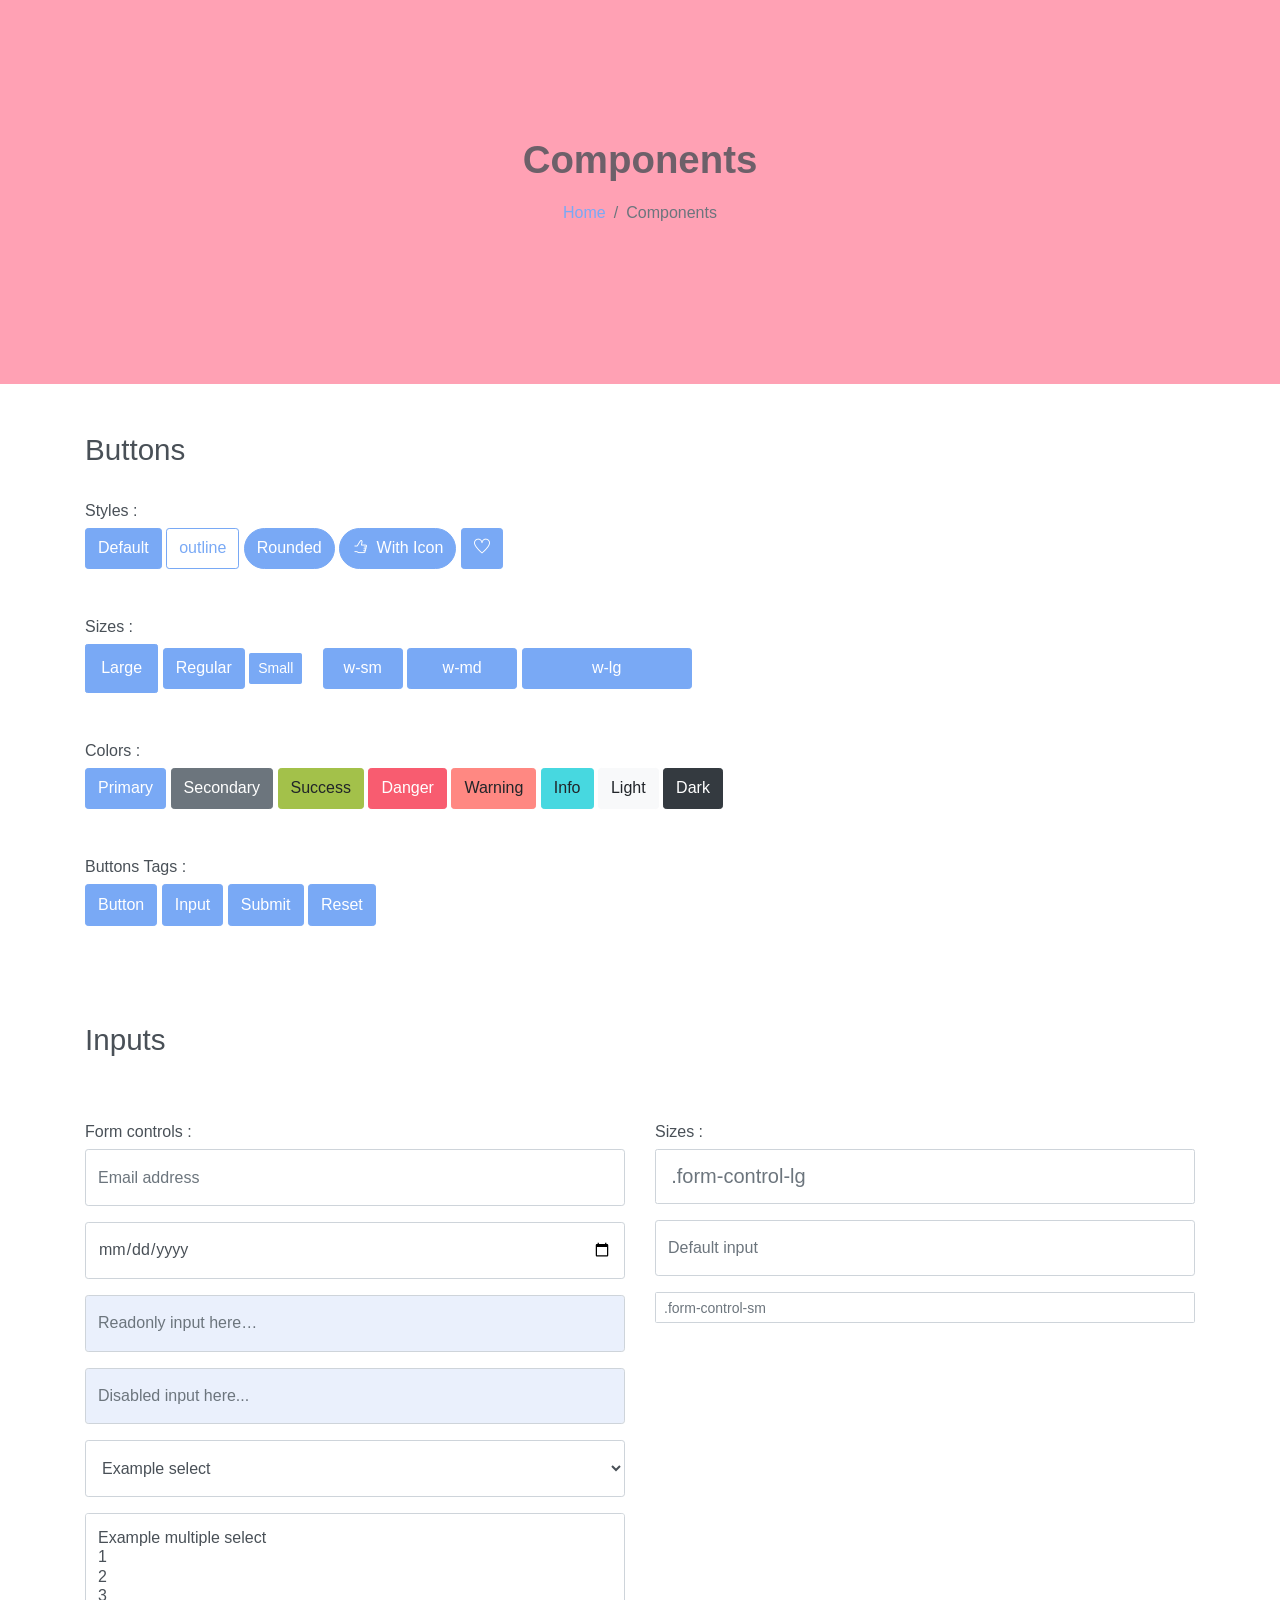
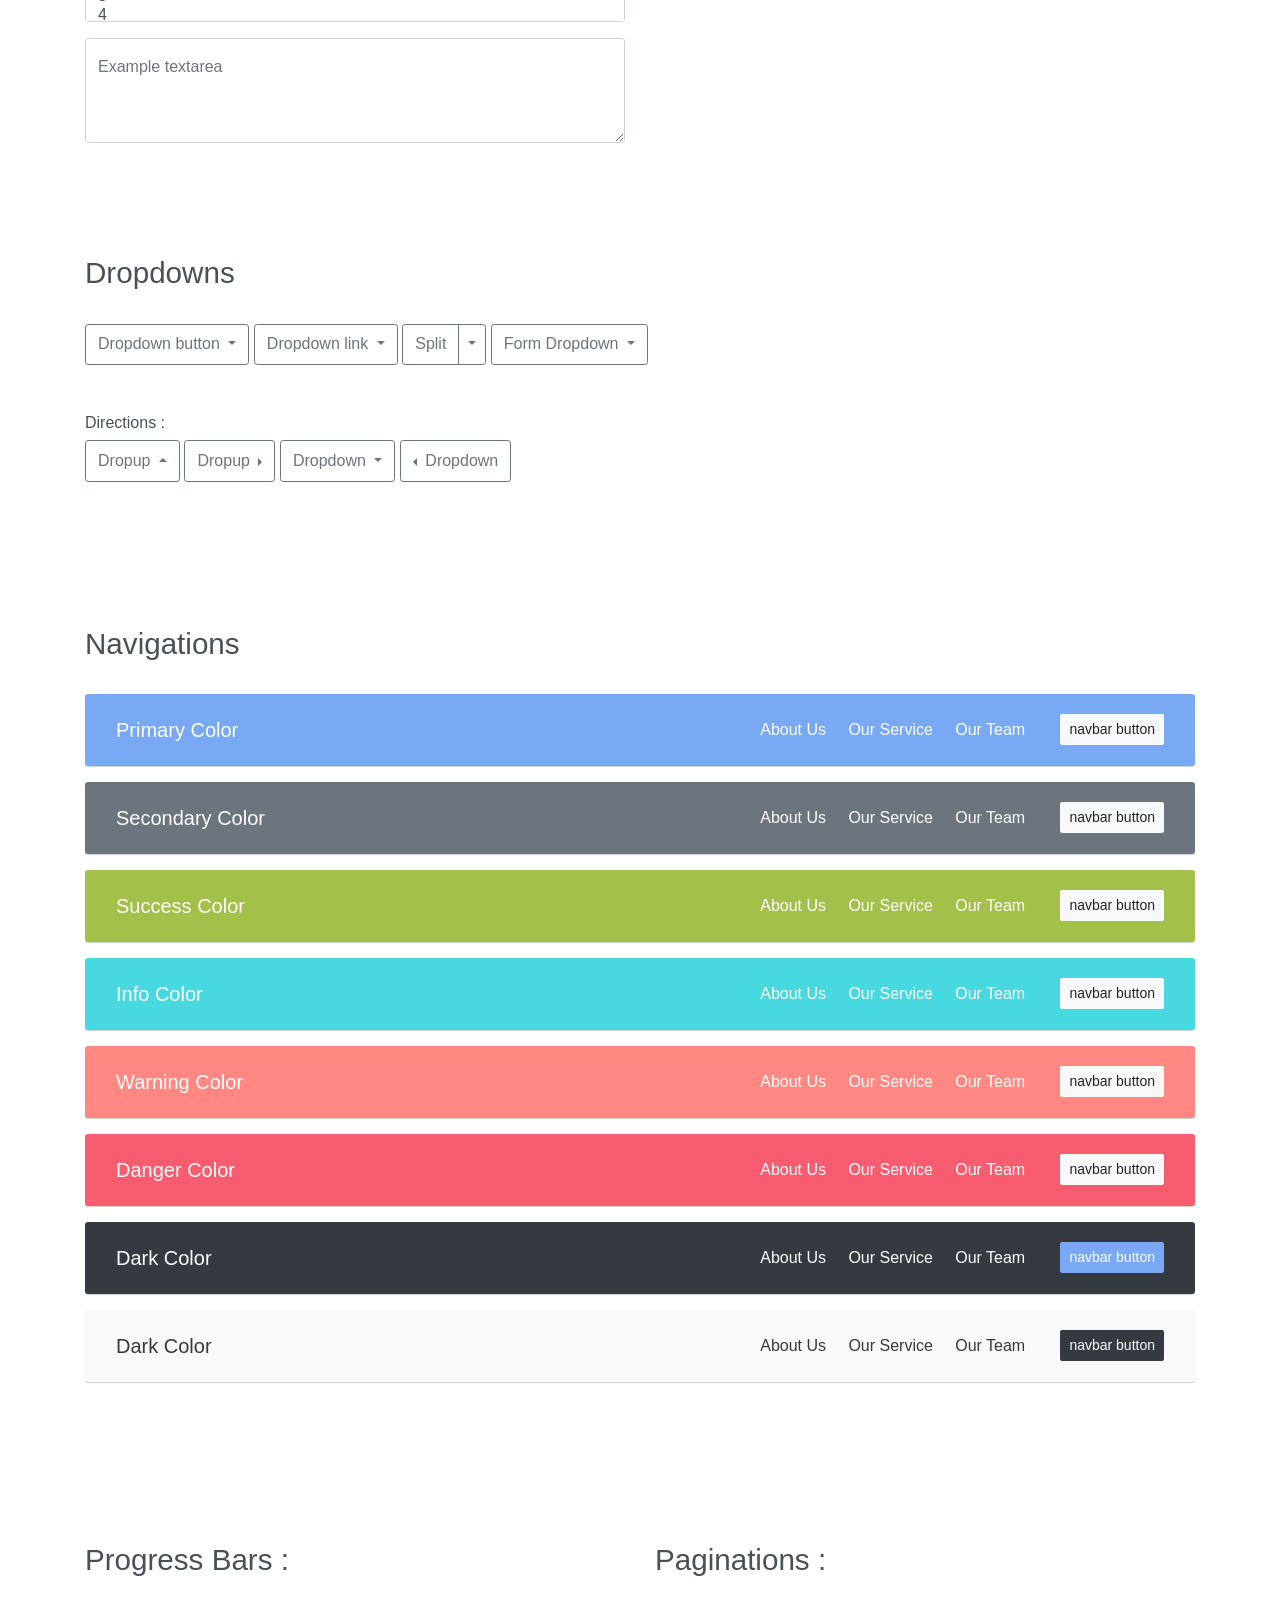
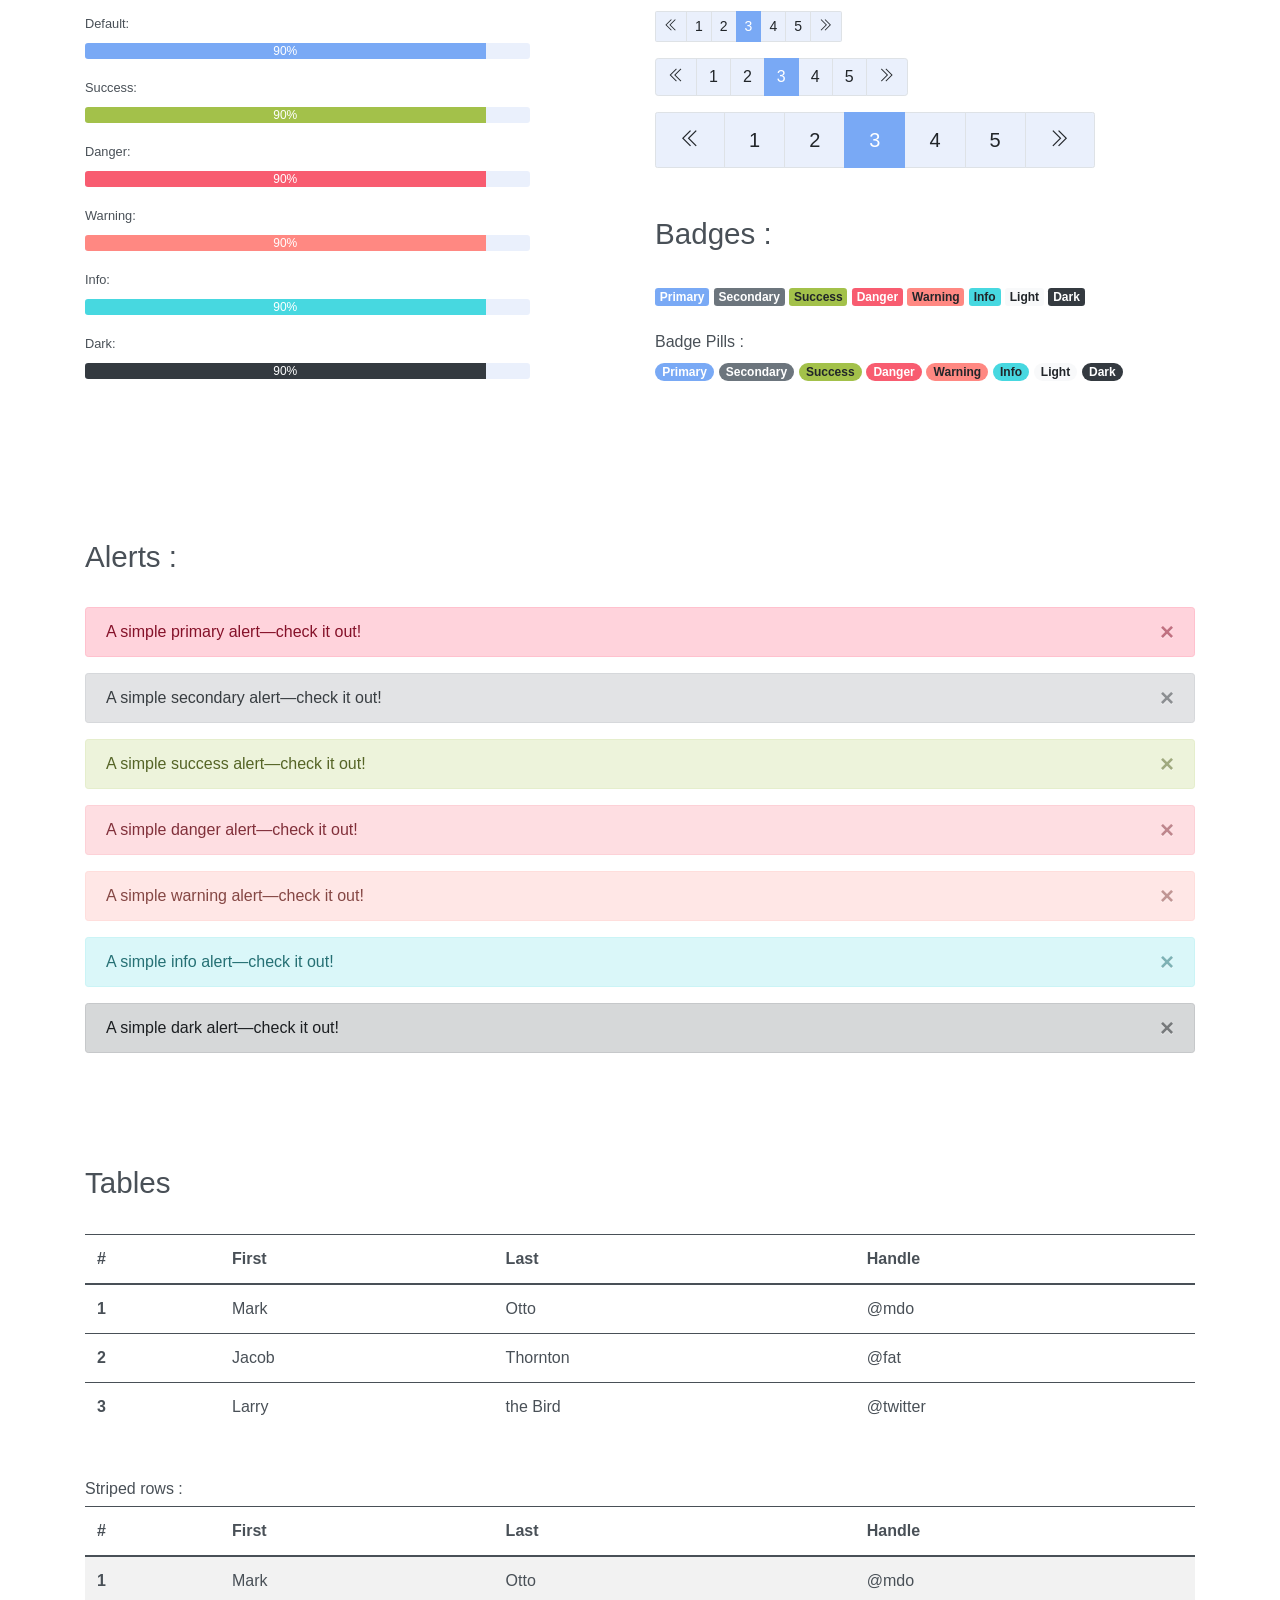
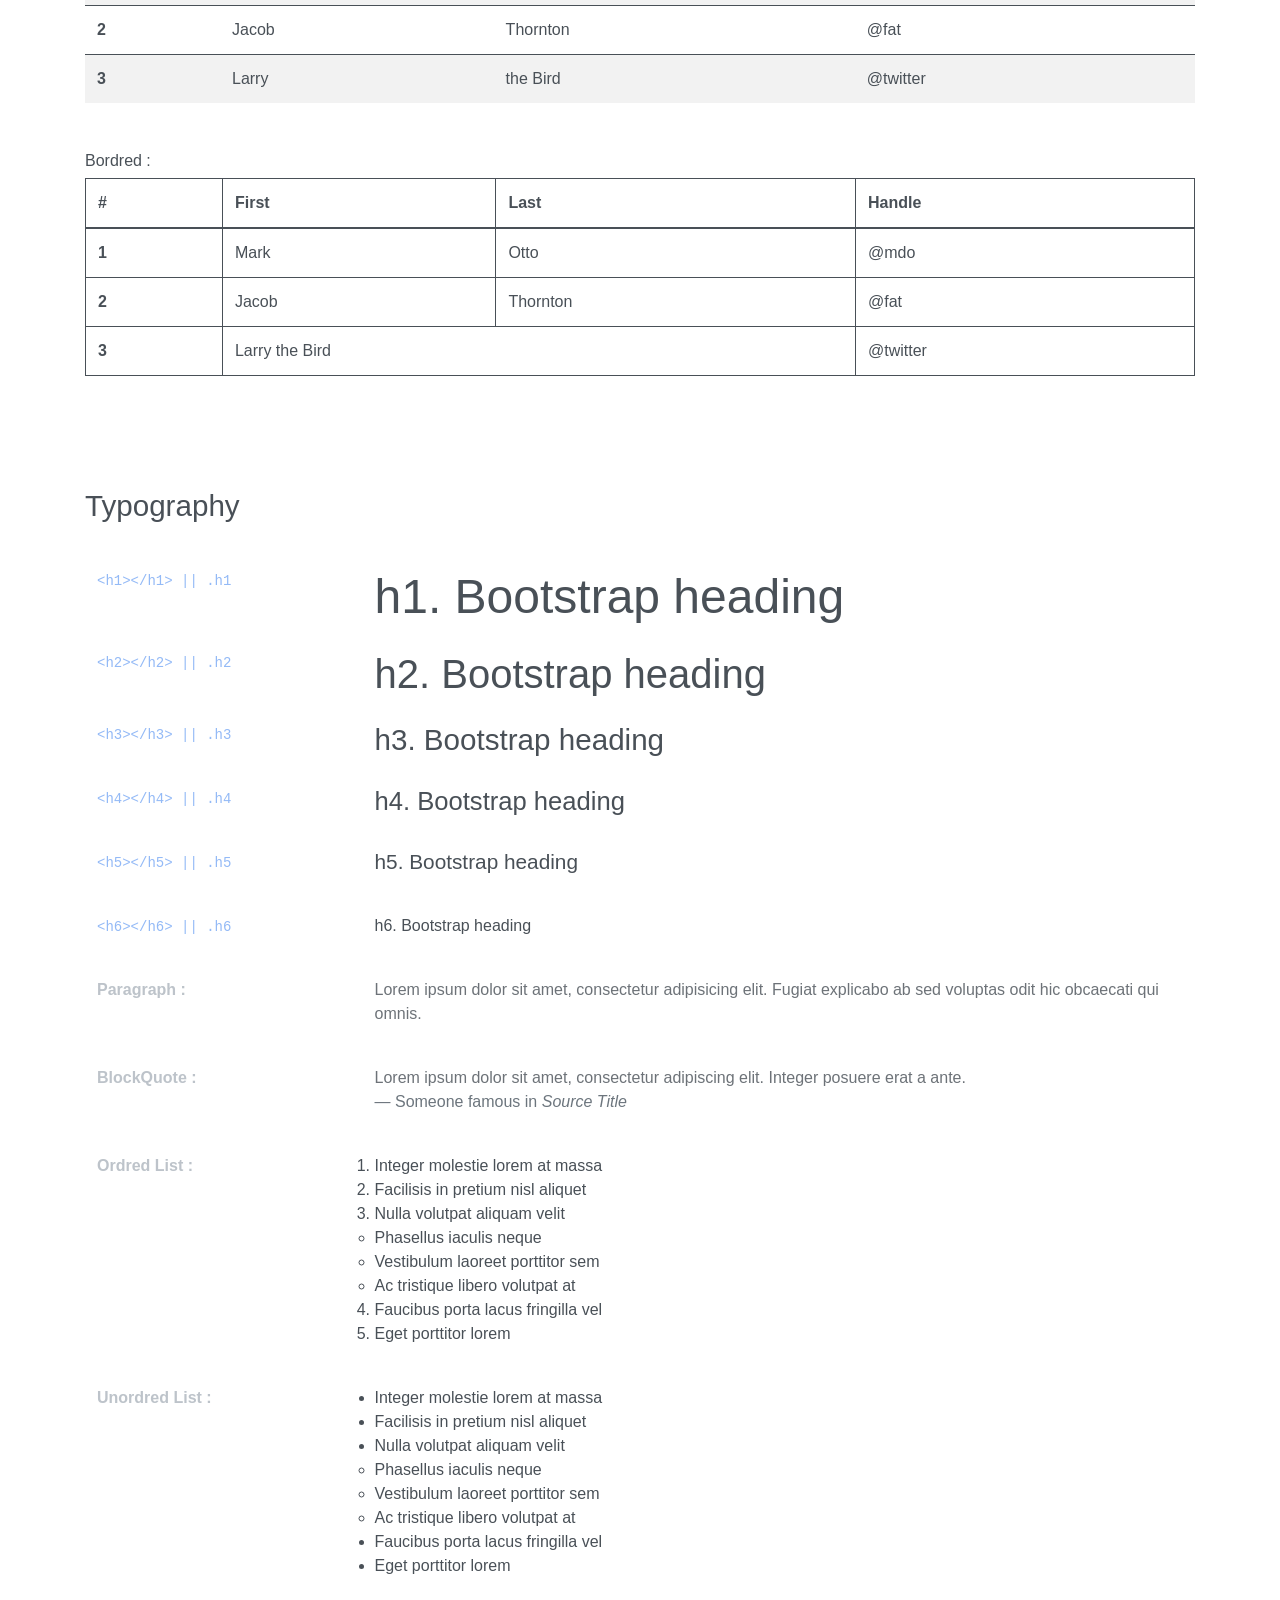
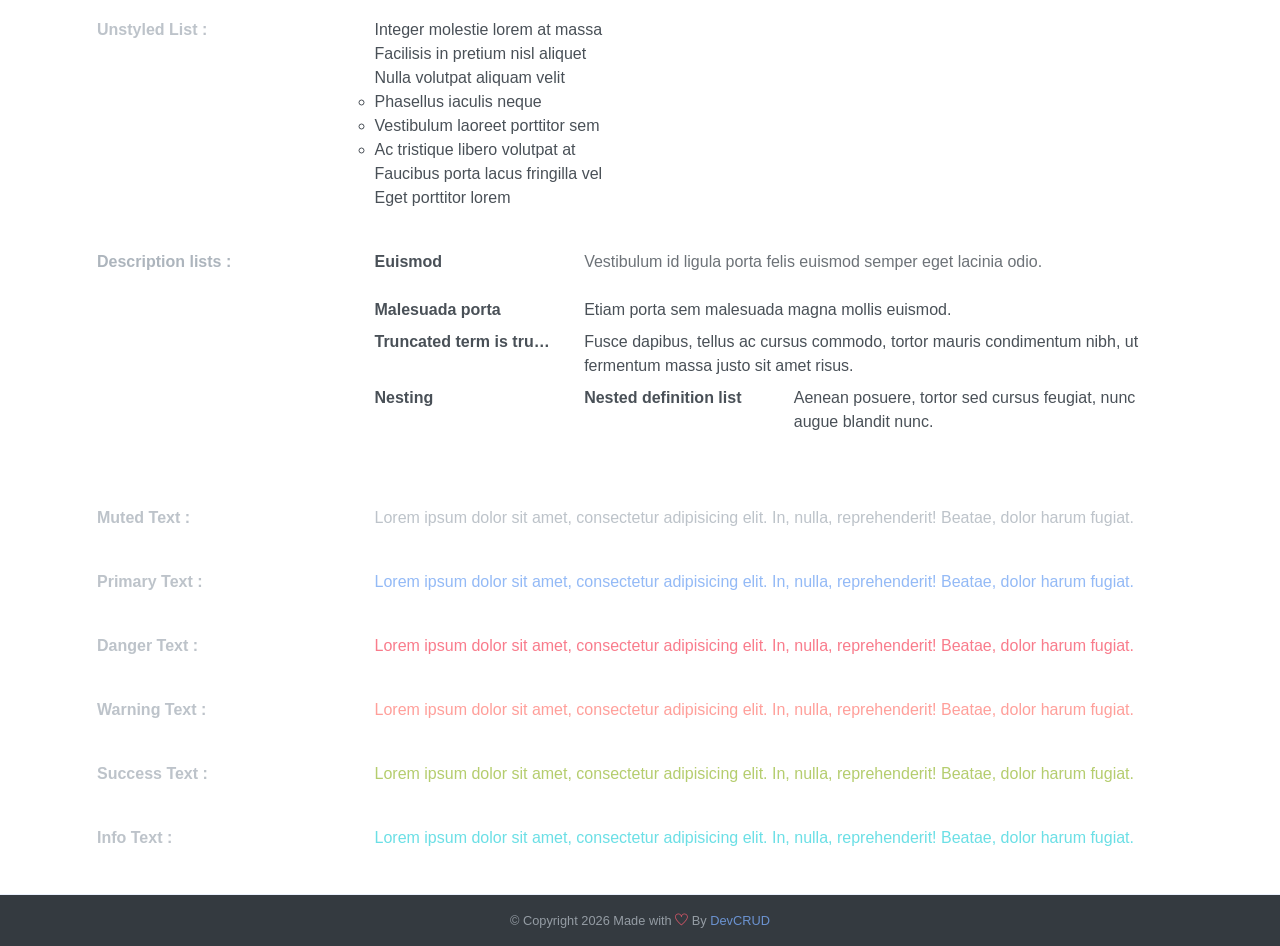
<file: components.html>
<!DOCTYPE html>
<html lang="en">
<head>
   <meta charset="utf-8">
    <meta name="viewport" content="width=device-width, initial-scale=1, shrink-to-fit=no">
    <meta name="description" content="Start your development with Creative Studio landing page.">
    <meta name="author" content="Devcrud">
    <title>Creative Studio | Components</title>

    <!-- font icons -->
    <link rel="stylesheet" href="assets/vendors/themify-icons/css/themify-icons.css">

    <!-- Bootstrap + Creative Studio main styles -->
   <link rel="stylesheet" href="assets/css/creative-studio.css">
</head>

<body class="dark-theme">

   <!-- Page Header -->
   <header class="header header-mini"> 
      <div class="header-title">Components</div> 
      <nav aria-label="breadcrumb">
         <ol class="breadcrumb">
            <li class="breadcrumb-item"><a href="index.html">Home</a></li>
            <li class="breadcrumb-item active" aria-current="page">Components</li>
         </ol>
      </nav>
   </header> <!-- End Of Page Header -->

   <!-- main content -->
   <div class="container">

      <!-- Buttons -->
      <h3 class="mt-5">Buttons</h3>
      <hr>
      <h6 class="section-secondary-title">Styles :</h6>
      <button class="btn btn-primary">Default</button>
      <button class="btn btn-outline-primary">outline</button>
      <button class="btn btn-primary rounded">Rounded</button>
      <button class="btn btn-primary rounded"><i class="ti-thumb-up pr-1"></i> With Icon</button>
      <button class="btn btn-primary circle"><i class="ti-heart"></i></button>

      <h6 class="section-secondary-title mt-5">Sizes :</h6>
      <button class="btn btn-primary btn-lg">Large</button>
      <button class="btn btn-primary ">Regular</button>
      <button class="btn btn-primary btn-sm">Small</button>
      <button class="btn btn-primary w-sm ml-3">w-sm</button>
      <button class="btn btn-primary w-md">w-md</button>
      <button class="btn btn-primary w-lg">w-lg</button>

      <h6 class="section-secondary-title mt-5">Colors :</h6>          
      <button type="button" class="btn btn-primary">Primary</button>
      <button type="button" class="btn btn-secondary">Secondary</button>
      <button type="button" class="btn btn-success">Success</button>
      <button type="button" class="btn btn-danger">Danger</button>
      <button type="button" class="btn btn-warning">Warning</button>
      <button type="button" class="btn btn-info">Info</button>
      <button type="button" class="btn btn-light">Light</button>
      <button type="button" class="btn btn-dark">Dark</button>

      <h6 class="section-secondary-title mt-5">Buttons Tags :</h6>
      <button class="btn btn-primary" type="submit">Button</button>
      <input class="btn btn-primary" type="button" value="Input">
      <input class="btn btn-primary" type="submit" value="Submit">
      <input class="btn btn-primary" type="reset" value="Reset">
      
      <!-- devider -->
      <div class="py-5"></div>

      <!-- Inputs -->
      <h3>Inputs</h3>
      <hr>
      <div class="row mt-5">
         <div class="col-md-6">
            <h6 class="section-secondary-title">Form controls :</h6>        
            <div class="form-group">
               <input type="email" class="form-control" id="exampleFormControlInput1" placeholder="Email address">
            </div>
            <div class="form-group">
               <input type="date" class="form-control" id="exampleFormControlInput1" placeholder="Date">
            </div>
            <div class="form-group">
               <input class="form-control" type="text" placeholder="Readonly input here…" readonly>
            </div>
            <div class="form-group">
               <input class="form-control" id="disabledInput" type="text" placeholder="Disabled input here..." disabled>
            </div>
            <div class="form-group">
               <select class="form-control" id="exampleFormControlSelect1">
                  <option>Example select</option>
                  <option>1</option>
                  <option>2</option>
                  <option>3</option>
                  <option>4</option>
                  <option>5</option>
               </select>
            </div>
            <div class="form-group">
               <select multiple class="form-control" id="exampleFormControlSelect2">
                  <option>Example multiple select</option>
                  <option>1</option>
                  <option>2</option>
                  <option>3</option>
                  <option>4</option>
                  <option>5</option>
               </select>
            </div>
            <div class="form-group">
               <textarea class="form-control" id="exampleFormControlTextarea1" rows="3" placeholder="Example textarea"></textarea>
            </div>
         </div>
         <div class="col-md-6">
            <h6 class="section-secondary-title">Sizes :</h6>    
            <div class="form-group">
               <input class="form-control form-control-lg" type="text" placeholder=".form-control-lg">             
            </div>
            <div class="form-group">
               <input class="form-control" type="text" placeholder="Default input">
            </div>
            <div class="form-group">
               <input class="form-control form-control-sm" type="text" placeholder=".form-control-sm"> 
            </div>
         </div>
      </div> <!-- end of inputs -->   

      <!-- devider -->
      <div class="py-5"></div>             

      <!-- Dropdowns -->
      <h3 class="components-section-title font-weight-normal">Dropdowns</h3>
      <hr>
      <div class="dropdown d-inline-block">
         <button class="btn btn-outline-secondary dropdown-toggle" type="button" id="dropdownMenuButton" data-toggle="dropdown" aria-haspopup="true" aria-expanded="false">
         Dropdown button
         </button>
         <div class="dropdown-menu" aria-labelledby="dropdownMenuButton">
         <a class="dropdown-item" href="#">Action</a>
         <a class="dropdown-item" href="#">Another action</a>
         <a class="dropdown-item" href="#">Something else here</a>
         </div>
      </div>
      <div class="dropdown d-inline-block">
         <a class="btn btn-outline-secondary dropdown-toggle" href="#" role="button" id="dropdownMenuLink" data-toggle="dropdown" aria-haspopup="true" aria-expanded="false">
            Dropdown link
         </a>
         <div class="dropdown-menu" aria-labelledby="dropdownMenuLink">
            <a class="dropdown-item" href="#">Action</a>
            <a class="dropdown-item" href="#">Another action</a>
            <a class="dropdown-item" href="#">Something else here</a>
         </div>
      </div>
      <div class="btn-group">
         <button type="button" class="btn btn-outline-secondary">Split</button>
         <button type="button" class="btn btn-outline-secondary dropdown-toggle dropdown-toggle-split" data-toggle="dropdown" aria-haspopup="true" aria-expanded="false">
         <span class="sr-only">Toggle Dropdown</span>
         </button>
         <div class="dropdown-menu">
            <a class="dropdown-item" href="#">Action</a>
            <a class="dropdown-item" href="#">Another action</a>
            <a class="dropdown-item" href="#">Something else here</a>
            <div class="dropdown-divider"></div>
            <a class="dropdown-item" href="#">Separated link</a>
         </div>
      </div>
      <div class="btn-group">
         <button class="btn btn-outline-secondary dropdown-toggle" type="button" id="dropdownMenuButton" data-toggle="dropdown" aria-haspopup="true" aria-expanded="false">
            Form Dropdown
         </button>
         <div class="dropdown-menu form">
            <form class="px-4 py-3">
               <div class="form-group">
                  <input type="email" class="form-control" id="exampleDropdownFormEmail1" placeholder="email@example.com">
               </div>
               <div class="form-group">
                  <input type="password" class="form-control" id="exampleDropdownFormPassword1" placeholder="Password">
               </div>
               <div class="form-check mb-3">
                  <input type="checkbox" class="form-check-input" id="dropdownCheck">
                  <label class="form-check-label" for="dropdownCheck">
                     Remember me
                  </label>
               </div>
               <button type="submit" class="btn btn-primary btn-block">Sign in</button>
            </form>
            <div class="dropdown-divider"></div>
            <a class="dropdown-item" href="#"><small>New around here? Sign up</small></a>
            <a class="dropdown-item" href="#"><small>Forgot password?</small></a>
         </div>
      </div>       
      <h6 class="section-secondary-title mt-5">Directions :</h6>  
      <div class="btn-group dropup">
         <button type="button" class="btn btn-outline-secondary dropdown-toggle" data-toggle="dropdown" aria-haspopup="true" aria-expanded="false">
            Dropup
         </button>
         <div class="dropdown-menu">
            <a class="dropdown-item" href="#">Action</a>
            <a class="dropdown-item" href="#">Another action</a>
            <a class="dropdown-item" href="#">Something else here</a>
            <div class="dropdown-divider"></div>
            <a class="dropdown-item" href="#">Separated link</a>
         </div>
      </div>
      <div class="btn-group dropright">
         <button type="button" class="btn btn-outline-secondary dropdown-toggle" data-toggle="dropdown" aria-haspopup="true" aria-expanded="false">
            Dropup
         </button>
         <div class="dropdown-menu">
            <a class="dropdown-item" href="#">Action</a>
            <a class="dropdown-item" href="#">Another action</a>
            <a class="dropdown-item" href="#">Something else here</a>
            <div class="dropdown-divider"></div>
            <a class="dropdown-item" href="#">Separated link</a>
         </div>
      </div>
      <div class="btn-group">
         <button type="button" class="btn btn-outline-secondary dropdown-toggle" data-toggle="dropdown" aria-haspopup="true" aria-expanded="false">
            Dropdown
         </button>
         <div class="dropdown-menu">
            <a class="dropdown-item" href="#">Action</a>
            <a class="dropdown-item" href="#">Another action</a>
            <a class="dropdown-item" href="#">Something else here</a>
            <div class="dropdown-divider"></div>
            <a class="dropdown-item" href="#">Separated link</a>
         </div>
      </div>
      <div class="btn-group dropleft">
         <button type="button" class="btn btn-outline-secondary dropdown-toggle" data-toggle="dropdown" aria-haspopup="true" aria-expanded="false">
            Dropdown
         </button>
         <div class="dropdown-menu">
            <a class="dropdown-item" href="#">Action</a>
            <a class="dropdown-item" href="#">Another action</a>
            <a class="dropdown-item" href="#">Something else here</a>
            <div class="dropdown-divider"></div>
            <a class="dropdown-item" href="#">Separated link</a>
         </div>
      </div> <!-- end of Dropdowns -->  

      <!-- devider -->
      <div class="py-5"></div>   

      <!-- navbars -->
      <h3 class="components-section-title font-weight-normal mt-5">Navigations</h3>
      <hr>
      <nav class="navbar navbar-expand-sm navbar-dark bg-primary rounded shadow mb-3">
         <div class="container">
            <a class="navbar-brand" href="#">Primary Color</a>
            <button class="navbar-toggler ml-auto" type="button" data-toggle="collapse" data-target="#navbarSupportedContent" aria-controls="navbarSupportedContent" aria-expanded="false" aria-label="Toggle navigation">
            <span class="navbar-toggler-icon"></span>
            </button>
            <div class="collapse navbar-collapse" id="navbarSupportedContent">
               <ul class="navbar-nav ml-auto"> 
                  <li class="nav-item">
                     <a class="nav-link" href="#about">About Us</a>
                  </li>
                  <li class="nav-item">
                     <a class="nav-link" href="#service">Our Service</a>
                  </li>
                  <li class="nav-item">
                     <a class="nav-link" href="#team">Our Team</a>
                  </li>
                  <li class="nav-item">
                     <a href="#book-table" class="ml-4 mt-1 btn btn-light btn-sm">navbar button</a>
                  </li>
               </ul>                       
            </div>
         </div>
      </nav>
      <nav class="navbar navbar-expand-sm navbar-dark bg-secondary rounded shadow mb-3">
         <div class="container">
            <a class="navbar-brand" href="#">Secondary Color</a>
            <button class="navbar-toggler ml-auto" type="button" data-toggle="collapse" data-target="#navbarSupportedContent" aria-controls="navbarSupportedContent" aria-expanded="false" aria-label="Toggle navigation">
            <span class="navbar-toggler-icon"></span>
            </button>
            <div class="collapse navbar-collapse" id="navbarSupportedContent">
               <ul class="navbar-nav ml-auto"> 
                  <li class="nav-item">
                     <a class="nav-link" href="#about">About Us</a>
                  </li>
                  <li class="nav-item">
                     <a class="nav-link" href="#service">Our Service</a>
                  </li>
                  <li class="nav-item">
                     <a class="nav-link" href="#team">Our Team</a>
                  </li>
                  <li class="nav-item">
                     <a href="#book-table" class="ml-4 mt-1 btn btn-light btn-sm">navbar button</a>
                  </li>
               </ul>                       
            </div>
         </div>
      </nav>
      <nav class="navbar navbar-expand-sm navbar-dark bg-success rounded shadow mb-3">
         <div class="container">
            <a class="navbar-brand" href="#">Success Color</a>
            <button class="navbar-toggler ml-auto" type="button" data-toggle="collapse" data-target="#navbarSupportedContent" aria-controls="navbarSupportedContent" aria-expanded="false" aria-label="Toggle navigation">
            <span class="navbar-toggler-icon"></span>
            </button>
            <div class="collapse navbar-collapse" id="navbarSupportedContent">
               <ul class="navbar-nav ml-auto"> 
                  <li class="nav-item">
                     <a class="nav-link" href="#about">About Us</a>
                  </li>
                  <li class="nav-item">
                     <a class="nav-link" href="#service">Our Service</a>
                  </li>
                  <li class="nav-item">
                     <a class="nav-link" href="#team">Our Team</a>
                  </li>
                  <li class="nav-item">
                     <a href="#book-table" class="ml-4 mt-1 btn btn-light btn-sm">navbar button</a>
                  </li>
               </ul>                       
            </div>
         </div>
      </nav>
      <nav class="navbar navbar-expand-sm navbar-dark bg-info rounded shadow mb-3">
         <div class="container">
            <a class="navbar-brand" href="#">Info Color</a>
            <button class="navbar-toggler ml-auto" type="button" data-toggle="collapse" data-target="#navbarSupportedContent" aria-controls="navbarSupportedContent" aria-expanded="false" aria-label="Toggle navigation">
            <span class="navbar-toggler-icon"></span>
            </button>
            <div class="collapse navbar-collapse" id="navbarSupportedContent">
               <ul class="navbar-nav ml-auto"> 
                  <li class="nav-item">
                     <a class="nav-link" href="#about">About Us</a>
                  </li>
                  <li class="nav-item">
                     <a class="nav-link" href="#service">Our Service</a>
                  </li>
                  <li class="nav-item">
                     <a class="nav-link" href="#team">Our Team</a>
                  </li>
                  <li class="nav-item">
                     <a href="#book-table" class="ml-4 mt-1 btn btn-light btn-sm">navbar button</a>
                  </li>
               </ul>                       
            </div>
         </div>
      </nav>
      <nav class="navbar navbar-expand-sm navbar-dark bg-warning rounded shadow mb-3">
         <div class="container">
            <a class="navbar-brand" href="#">Warning Color</a>
            <button class="navbar-toggler ml-auto" type="button" data-toggle="collapse" data-target="#navbarSupportedContent" aria-controls="navbarSupportedContent" aria-expanded="false" aria-label="Toggle navigation">
            <span class="navbar-toggler-icon"></span>
            </button>
            <div class="collapse navbar-collapse" id="navbarSupportedContent">
               <ul class="navbar-nav ml-auto"> 
                  <li class="nav-item">
                     <a class="nav-link" href="#about">About Us</a>
                  </li>
                  <li class="nav-item">
                     <a class="nav-link" href="#service">Our Service</a>
                  </li>
                  <li class="nav-item">
                     <a class="nav-link" href="#team">Our Team</a>
                  </li>
                  <li class="nav-item">
                     <a href="#book-table" class="ml-4 mt-1 btn btn-light btn-sm">navbar button</a>
                  </li>
               </ul>                       
            </div>
         </div>
      </nav>
      <nav class="navbar navbar-expand-sm navbar-dark bg-danger rounded shadow mb-3">
         <div class="container">
            <a class="navbar-brand" href="#">Danger Color</a>
            <button class="navbar-toggler ml-auto" type="button" data-toggle="collapse" data-target="#navbarSupportedContent" aria-controls="navbarSupportedContent" aria-expanded="false" aria-label="Toggle navigation">
            <span class="navbar-toggler-icon"></span>
            </button>
            <div class="collapse navbar-collapse" id="navbarSupportedContent">
               <ul class="navbar-nav ml-auto"> 
                  <li class="nav-item">
                     <a class="nav-link" href="#about">About Us</a>
                  </li>
                  <li class="nav-item">
                     <a class="nav-link" href="#service">Our Service</a>
                  </li>
                  <li class="nav-item">
                     <a class="nav-link" href="#team">Our Team</a>
                  </li>
                  <li class="nav-item">
                     <a href="#book-table" class="ml-4 mt-1 btn btn-light btn-sm">navbar button</a>
                  </li>
               </ul>                       
            </div>
         </div>
      </nav>
      <nav class="navbar navbar-expand-sm navbar-dark bg-dark rounded shadow mb-3">
         <div class="container">
            <a class="navbar-brand" href="#">Dark Color</a>
            <button class="navbar-toggler ml-auto" type="button" data-toggle="collapse" data-target="#navbarSupportedContent" aria-controls="navbarSupportedContent" aria-expanded="false" aria-label="Toggle navigation">
            <span class="navbar-toggler-icon"></span>
            </button>
            <div class="collapse navbar-collapse" id="navbarSupportedContent">
               <ul class="navbar-nav ml-auto"> 
                  <li class="nav-item">
                     <a class="nav-link" href="#about">About Us</a>
                  </li>
                  <li class="nav-item">
                     <a class="nav-link" href="#service">Our Service</a>
                  </li>
                  <li class="nav-item">
                     <a class="nav-link" href="#team">Our Team</a>
                  </li>
                  <li class="nav-item">
                     <a href="#book-table" class="ml-4 mt-1 btn btn-primary btn-sm">navbar button</a>
                  </li>
               </ul>                       
            </div>
         </div>
      </nav>
      <nav class="navbar navbar-expand-sm navbar-light bg-light rounded shadow mb-3">
         <div class="container">
            <a class="navbar-brand" href="#">Dark Color</a>
            <button class="navbar-toggler ml-auto" type="button" data-toggle="collapse" data-target="#navbarSupportedContent" aria-controls="navbarSupportedContent" aria-expanded="false" aria-label="Toggle navigation">
            <span class="navbar-toggler-icon"></span>
            </button>
            <div class="collapse navbar-collapse" id="navbarSupportedContent">
               <ul class="navbar-nav ml-auto"> 
                  <li class="nav-item">
                     <a class="nav-link" href="#about">About Us</a>
                  </li>
                  <li class="nav-item">
                     <a class="nav-link" href="#service">Our Service</a>
                  </li>
                  <li class="nav-item">
                     <a class="nav-link" href="#team">Our Team</a>
                  </li>
                  <li class="nav-item">
                     <a href="#book-table" class="ml-4 mt-1 btn btn-dark btn-sm">navbar button</a>
                  </li>
               </ul>                       
            </div>
         </div>
      </nav>
      <!-- End of navbars -->

      <!-- devider -->
      <div class="py-5"></div>   
      
      <!-- progress bars -->
      <div class="row justify-content-between">
         <div class="col-md-5">
            <h3 class="components-section-title font-weight-normal mt-5">Progress Bars :</h3>
            <hr>
            <small>Default: </small>
            <div class="progress mt-2 mb-3">
               <div class="progress-bar" role="progressbar" style="width: 90%" aria-valuenow="25" aria-valuemin="0" aria-valuemax="100"><span>90%</span></div>
            </div>
            <small>Success:</small>
            <div class="progress mt-2 mb-3">
               <div class="progress-bar bg-success" role="progressbar" style="width: 90%" aria-valuenow="25" aria-valuemin="0" aria-valuemax="100"><span>90%</span></div>
            </div>
            <small>Danger:</small>
            <div class="progress mt-2 mb-3">
               <div class="progress-bar bg-danger" role="progressbar" style="width: 90%" aria-valuenow="25" aria-valuemin="0" aria-valuemax="100"><span>90%</span></div>
            </div>
            <small>Warning:</small>
            <div class="progress mt-2 mb-3">
               <div class="progress-bar bg-warning" role="progressbar" style="width: 90%" aria-valuenow="25" aria-valuemin="0" aria-valuemax="100"><span>90%</span></div>
            </div>
            <small>Info:</small>
            <div class="progress mt-2 mb-3">
               <div class="progress-bar bg-info" role="progressbar" style="width: 90%" aria-valuenow="25" aria-valuemin="0" aria-valuemax="100"><span>90%</span></div>
            </div>
            <small>Dark:</small>
            <div class="progress mt-2 mb-3">
               <div class="progress-bar bg-dark" role="progressbar" style="width: 90%" aria-valuenow="25" aria-valuemin="0" aria-valuemax="100"><span>90%</span></div>
            </div>
         </div>
         <div class="col-md-6">
            <h3 class="components-section-title font-weight-normal mt-5">Paginations :</h3>
            <hr>
            <nav aria-label="Page navigation example">
               <ul class="pagination pagination-sm">
                  <li class="page-item"><a class="page-link" href="#"><i class="ti-angle-double-left"></i></a></li>
                  <li class="page-item"><a class="page-link" href="#">1</a></li>
                  <li class="page-item"><a class="page-link" href="#">2</a></li>
                  <li class="page-item active"><a class="page-link" href="#">3</a></li>
                  <li class="page-item"><a class="page-link" href="#">4</a></li>
                  <li class="page-item"><a class="page-link" href="#">5</a></li>
                  <li class="page-item"><a class="page-link" href="#"><i class="ti-angle-double-right"></i></a></li>
               </ul>
            </nav>
            <nav aria-label="Page navigation example">
               <ul class="pagination">
               <li class="page-item"><a class="page-link" href="#"><i class="ti-angle-double-left"></i></a></li>
                  <li class="page-item"><a class="page-link" href="#">1</a></li>
                  <li class="page-item"><a class="page-link" href="#">2</a></li>
                  <li class="page-item active"><a class="page-link" href="#">3</a></li>
                  <li class="page-item"><a class="page-link" href="#">4</a></li>
                  <li class="page-item"><a class="page-link" href="#">5</a></li>
                  <li class="page-item"><a class="page-link" href="#"><i class="ti-angle-double-right"></i></a></li>
               </ul>
            </nav>
            <nav aria-label="Page navigation example">
               <ul class="pagination pagination-lg">
                  <li class="page-item"><a class="page-link" href="#"><i class="ti-angle-double-left"></i></a></li>
                  <li class="page-item"><a class="page-link" href="#">1</a></li>
                  <li class="page-item"><a class="page-link" href="#">2</a></li>
                  <li class="page-item active"><a class="page-link" href="#">3</a></li>
                  <li class="page-item"><a class="page-link" href="#">4</a></li>
                  <li class="page-item"><a class="page-link" href="#">5</a></li>
                  <li class="page-item"><a class="page-link" href="#"><i class="ti-angle-double-right"></i></a></li>
               </ul>
            </nav>

            <!-- Badges -->
            <h3 class="components-section-title font-weight-normal mt-5">Badges :</h3>
            <hr>
            <span class="badge badge-primary">Primary</span>
            <span class="badge badge-secondary">Secondary</span>
            <span class="badge badge-success">Success</span>
            <span class="badge badge-danger">Danger</span>
            <span class="badge badge-warning">Warning</span>
            <span class="badge badge-info">Info</span>
            <span class="badge badge-light">Light</span>
            <span class="badge badge-dark">Dark</span>
            <h6 class="section-secondary-title mt-4 mb-2">Badge Pills :</h6>
            <span class="badge badge-pill badge-primary">Primary</span>
            <span class="badge badge-pill badge-secondary">Secondary</span>
            <span class="badge badge-pill badge-success">Success</span>
            <span class="badge badge-pill badge-danger">Danger</span>
            <span class="badge badge-pill badge-warning">Warning</span>
            <span class="badge badge-pill badge-info">Info</span>
            <span class="badge badge-pill badge-light">Light</span>
            <span class="badge badge-pill badge-dark">Dark</span>
         </div>
      </div> <!-- End of Progress bars -->

      <!-- devider -->
      <div class="py-5"></div>  

      <!-- Alerts -->
      <h3 class="components-section-title font-weight-normal mt-5">Alerts :</h3>
      <hr>
      <div class="alert alert-primary alert-dismissible fade show" role="alert">
         A simple primary alert—check it out!
         <button type="button" class="close" data-dismiss="alert" aria-label="Close">
            <span aria-hidden="true">&times;</span>
         </button>
      </div>
      <div class="alert alert-secondary alert-dismissible fade show" role="alert">
         A simple secondary alert—check it out!
         <button type="button" class="close" data-dismiss="alert" aria-label="Close">
            <span aria-hidden="true">&times;</span>
         </button>
      </div>
      <div class="alert alert-success alert-dismissible fade show" role="alert">
         A simple success alert—check it out!
         <button type="button" class="close" data-dismiss="alert" aria-label="Close">
            <span aria-hidden="true">&times;</span>
         </button>
      </div>
      <div class="alert alert-danger alert-dismissible fade show" role="alert">
         A simple danger alert—check it out!
         <button type="button" class="close" data-dismiss="alert" aria-label="Close">
            <span aria-hidden="true">&times;</span>
         </button>
      </div>
      <div class="alert alert-warning alert-dismissible fade show" role="alert">
         A simple warning alert—check it out!
         <button type="button" class="close" data-dismiss="alert" aria-label="Close">
            <span aria-hidden="true">&times;</span>
         </button>
      </div>
      <div class="alert alert-info alert-dismissible fade show" role="alert">
         A simple info alert—check it out!
         <button type="button" class="close" data-dismiss="alert" aria-label="Close">
            <span aria-hidden="true">&times;</span>
         </button>
      </div>
      <div class="alert alert-dark alert-dismissible fade show" role="alert">
         A simple dark alert—check it out!
         <button type="button" class="close" data-dismiss="alert" aria-label="Close">
            <span aria-hidden="true">&times;</span>
         </button>
      </div>
      <!-- end of alerts -->

      <!-- devider -->
      <div class="py-5"></div> 
   
      <!-- tables -->
      <h3 class="components-section-title">Tables</h3>
      <hr>
      <table class="table">
         <thead>
            <tr>
               <th scope="col">#</th>
               <th scope="col">First</th>
               <th scope="col">Last</th>
               <th scope="col">Handle</th>
            </tr>
         </thead>
         <tbody>
            <tr>
               <th scope="row">1</th>
               <td>Mark</td>
               <td>Otto</td>
               <td>@mdo</td>
            </tr>
            <tr>
               <th scope="row">2</th>
               <td>Jacob</td>
               <td>Thornton</td>
               <td>@fat</td>
            </tr>
            <tr>
               <th scope="row">3</th>
               <td>Larry</td>
               <td>the Bird</td>
               <td>@twitter</td>
            </tr>
         </tbody>
      </table>

      <h6 class="section-secondary-title mt-5">Striped rows :</h6>
      <table class="table table-striped">
         <thead>
            <tr>
               <th scope="col">#</th>
               <th scope="col">First</th>
               <th scope="col">Last</th>
               <th scope="col">Handle</th>
            </tr>
         </thead>
         <tbody>
            <tr>
               <th scope="row">1</th>
               <td>Mark</td>
               <td>Otto</td>
               <td>@mdo</td>
            </tr>
            <tr>
               <th scope="row">2</th>
               <td>Jacob</td>
               <td>Thornton</td>
               <td>@fat</td>
            </tr>
            <tr>
               <th scope="row">3</th>
               <td>Larry</td>
               <td>the Bird</td>
               <td>@twitter</td>
            </tr>
         </tbody>
      </table>

      <h6 class="section-secondary-title mt-5">Bordred :</h6>
      <table class="table table-bordered">
         <thead>
            <tr>
               <th scope="col">#</th>
               <th scope="col">First</th>
               <th scope="col">Last</th>
               <th scope="col">Handle</th>
            </tr>
         </thead>
         <tbody>
            <tr>
               <th scope="row">1</th>
               <td>Mark</td>
               <td>Otto</td>
               <td>@mdo</td>
            </tr>
            <tr>
               <th scope="row">2</th>
               <td>Jacob</td>
               <td>Thornton</td>
               <td>@fat</td>
            </tr>
            <tr>
               <th scope="row">3</th>
               <td colspan="2">Larry the Bird</td>
               <td>@twitter</td>
            </tr>
         </tbody>
      </table>
      <!-- end of tables -->

      <!-- devider -->
      <div class="py-5"></div> 

      <!-- typography -->
      <h3 class="components-section-title">Typography</h3>
      <hr>
      
      <table class="table table-borderless v-align-center">
         <tbody>
            <tr>
               <td>
                  <p><code class="highlighter-rouge">&lt;h1&gt;&lt;/h1&gt; || .h1</code></p>
               </td>
               <td class="w-75"><span class="h1">h1. Bootstrap heading</span></td>
            </tr>
            <tr>
               <td>
                  <p><code class="highlighter-rouge">&lt;h2&gt;&lt;/h2&gt; || .h2</code></p>
               </td>
               <td><span class="h2">h2. Bootstrap heading</span></td>
            </tr>
            <tr>
               <td>
                  <p><code class="highlighter-rouge">&lt;h3&gt;&lt;/h3&gt; || .h3</code></p>
               </td>
               <td><span class="h3">h3. Bootstrap heading</span></td>
            </tr>
            <tr>
               <td>
                  <p><code class="highlighter-rouge">&lt;h4&gt;&lt;/h4&gt; || .h4</code></p>
               </td>
               <td><span class="h4">h4. Bootstrap heading</span></td>
            </tr>
            <tr>
               <td>
                  <p><code class="highlighter-rouge">&lt;h5&gt;&lt;/h5&gt; || .h5</code></p>
               </td>
               <td><span class="h5">h5. Bootstrap heading</span></td>
            </tr>
            <tr>
               <td>
                  <p><code class="highlighter-rouge">&lt;h6&gt;&lt;/h6&gt; || .h6</code></p>
               </td>
               <td><span class="h6">h6. Bootstrap heading</span></td>
            </tr>
            <tr>
               <td>
                  <p class="font-weight-bold text-muted">Paragraph :</p>
               </td>
               <td><p>Lorem ipsum dolor sit amet, consectetur adipisicing elit. Fugiat explicabo ab sed voluptas odit hic obcaecati qui omnis.</p></td>
            </tr>
            <tr>
               <td>
                  <p class="font-weight-bold text-muted">BlockQuote :</p>
               </td>
               <td>
                  <blockquote class="blockquote">
                     <p class="mb-0">Lorem ipsum dolor sit amet, consectetur adipiscing elit. Integer posuere erat a ante.</p>
                     <footer class="blockquote-footer">Someone famous in <cite title="Source Title">Source Title</cite></footer>
                  </blockquote>
               </td>
            </tr>

           
            <tr>
               <td><p class="font-weight-bold text-muted">Ordred List :</p></td>
               <td>
                  <ol>
                     <li>Integer molestie lorem at massa</li>
                     <li>Facilisis in pretium nisl aliquet</li>
                     <li>Nulla volutpat aliquam velit
                        <ul>
                           <li>Phasellus iaculis neque</li>
                           <li>Vestibulum laoreet porttitor sem</li>
                           <li>Ac tristique libero volutpat at</li>
                        </ul>
                     </li>
                     <li>Faucibus porta lacus fringilla vel</li>
                     <li>Eget porttitor lorem</li>
                  </ol>
               </td>
            </tr>
            <tr>
               <td><p class="font-weight-bold text-muted">Unordred List :</p></td>
               <td>
                  <ul >
                     <li>Integer molestie lorem at massa</li>
                     <li>Facilisis in pretium nisl aliquet</li>
                     <li>Nulla volutpat aliquam velit
                        <ul>
                           <li>Phasellus iaculis neque</li>
                           <li>Vestibulum laoreet porttitor sem</li>
                           <li>Ac tristique libero volutpat at</li>
                        </ul>
                     </li>
                     <li>Faucibus porta lacus fringilla vel</li>
                     <li>Eget porttitor lorem</li>
                  </ul>
               </td>
            </tr>
            <tr>
               <td><p class="font-weight-bold text-muted">Unstyled List :</p></td>
               <td>
                  <ul class="list-unstyled">
                     <li>Integer molestie lorem at massa</li>
                     <li>Facilisis in pretium nisl aliquet</li>
                     <li>Nulla volutpat aliquam velit
                        <ul>
                           <li>Phasellus iaculis neque</li>
                           <li>Vestibulum laoreet porttitor sem</li>
                           <li>Ac tristique libero volutpat at</li>
                        </ul>
                     </li>
                     <li>Faucibus porta lacus fringilla vel</li>
                     <li>Eget porttitor lorem</li>
                  </ul>
               </td>
            </tr>
            <tr>
               <td class="font-weight-bold text-muted">Description lists : </td>
               <td>
                  <dl class="row">
                     <dt class="col-sm-3">Euismod</dt>
                     <dd class="col-sm-9">
                        <p>Vestibulum id ligula porta felis euismod semper eget lacinia odio.</p>
                     </dd>

                     <dt class="col-sm-3">Malesuada porta</dt>
                     <dd class="col-sm-9">Etiam porta sem malesuada magna mollis euismod.</dd>

                     <dt class="col-sm-3 text-truncate">Truncated term is truncated</dt>
                     <dd class="col-sm-9">Fusce dapibus, tellus ac cursus commodo, tortor mauris condimentum nibh, ut fermentum massa justo sit amet risus.</dd>

                     <dt class="col-sm-3">Nesting</dt>
                     <dd class="col-sm-9">
                        <dl class="row">
                           <dt class="col-sm-4">Nested definition list</dt>
                           <dd class="col-sm-8">Aenean posuere, tortor sed cursus feugiat, nunc augue blandit nunc.</dd>
                        </dl>
                     </dd>
                  </dl>
               </td>
            </tr>
            <tr>
               <td>
                  <p class="font-weight-bold text-muted">Muted Text :</p>
               </td>
               <td>
                  <p class="text-muted">Lorem ipsum dolor sit amet, consectetur adipisicing elit. In, nulla, reprehenderit! Beatae, dolor harum fugiat.</p>
               </td>
            </tr>
            <tr>
               <td>
                  <p class="font-weight-bold text-muted">Primary Text :</p>
               </td>
               <td>
                  <p class="text-primary">Lorem ipsum dolor sit amet, consectetur adipisicing elit. In, nulla, reprehenderit! Beatae, dolor harum fugiat.</p>
               </td>
            </tr>
            <tr>
               <td>
                  <p class="font-weight-bold text-muted">Danger Text :</p>
               </td>
               <td>
                  <p class="text-danger">Lorem ipsum dolor sit amet, consectetur adipisicing elit. In, nulla, reprehenderit! Beatae, dolor harum fugiat.</p>
               </td>
            </tr>
            <tr>
               <td>
                  <p class="font-weight-bold text-muted">Warning Text :</p>
               </td>
               <td>
                  <p class="text-warning">Lorem ipsum dolor sit amet, consectetur adipisicing elit. In, nulla, reprehenderit! Beatae, dolor harum fugiat.</p>
               </td>
            </tr>
            <tr>
               <td>
                  <p class="font-weight-bold text-muted">Success Text :</p>
               </td>
               <td>
                  <p class="text-success">Lorem ipsum dolor sit amet, consectetur adipisicing elit. In, nulla, reprehenderit! Beatae, dolor harum fugiat.</p>
               </td>
            </tr>
            <tr>
               <td>
                  <p class="font-weight-bold text-muted">Info Text :</p>
               </td>
               <td>
                  <p class="text-info">Lorem ipsum dolor sit amet, consectetur adipisicing elit. In, nulla, reprehenderit! Beatae, dolor harum fugiat.</p>
               </td>
            </tr>
         </tbody>
      </table>
   </div>
   <!-- end of typography -->

   <!-- Page Footer -->
   <div class="bg-dark text-light text-center border-top wow fadeIn">
        <p class="mb-0 py-3 text-muted small">&copy; Copyright <script>document.write(new Date().getFullYear())</script> Made with <i class="ti-heart text-danger"></i> By <a href="http://devcrud.com">DevCRUD</a></p>
    </div>
    <!-- End of Page Footer -->
   
   <!-- core  -->
   <script src="assets/vendors/jquery/jquery-3.4.1.js"></script>
   <script src="assets/vendors/bootstrap/bootstrap.bundle.js"></script>

</body>
</html>
</file>
<file: assets/vendors/themify-icons/css/themify-icons.css>
@font-face {
	font-family: 'themify';
	src:url("../fonts/themify.eot?-fvbane");
	src:url("../fonts/themify.eot?#iefix-fvbane") format("embedded-opentype"),
		url("../fonts/themify.woff?-fvbane") format("woff"),
		url("../fonts/themify.ttf?-fvbane") format("truetype"),
		url("../fonts/themify.svg?-fvbane#themify") format("svg");
	font-weight: normal;
	font-style: normal;
}

[class^="ti-"], [class*=" ti-"] {
	font-family: 'themify';
	speak: none;
	font-style: normal;
	font-weight: normal;
	font-variant: normal;
	text-transform: none;
	line-height: 1;

	/* Better Font Rendering =========== */
	-webkit-font-smoothing: antialiased;
	-moz-osx-font-smoothing: grayscale;
}

.ti-wand:before {
	content: "\e600";
}
.ti-volume:before {
	content: "\e601";
}
.ti-user:before {
	content: "\e602";
}
.ti-unlock:before {
	content: "\e603";
}
.ti-unlink:before {
	content: "\e604";
}
.ti-trash:before {
	content: "\e605";
}
.ti-thought:before {
	content: "\e606";
}
.ti-target:before {
	content: "\e607";
}
.ti-tag:before {
	content: "\e608";
}
.ti-tablet:before {
	content: "\e609";
}
.ti-star:before {
	content: "\e60a";
}
.ti-spray:before {
	content: "\e60b";
}
.ti-signal:before {
	content: "\e60c";
}
.ti-shopping-cart:before {
	content: "\e60d";
}
.ti-shopping-cart-full:before {
	content: "\e60e";
}
.ti-settings:before {
	content: "\e60f";
}
.ti-search:before {
	content: "\e610";
}
.ti-zoom-in:before {
	content: "\e611";
}
.ti-zoom-out:before {
	content: "\e612";
}
.ti-cut:before {
	content: "\e613";
}
.ti-ruler:before {
	content: "\e614";
}
.ti-ruler-pencil:before {
	content: "\e615";
}
.ti-ruler-alt:before {
	content: "\e616";
}
.ti-bookmark:before {
	content: "\e617";
}
.ti-bookmark-alt:before {
	content: "\e618";
}
.ti-reload:before {
	content: "\e619";
}
.ti-plus:before {
	content: "\e61a";
}
.ti-pin:before {
	content: "\e61b";
}
.ti-pencil:before {
	content: "\e61c";
}
.ti-pencil-alt:before {
	content: "\e61d";
}
.ti-paint-roller:before {
	content: "\e61e";
}
.ti-paint-bucket:before {
	content: "\e61f";
}
.ti-na:before {
	content: "\e620";
}
.ti-mobile:before {
	content: "\e621";
}
.ti-minus:before {
	content: "\e622";
}
.ti-medall:before {
	content: "\e623";
}
.ti-medall-alt:before {
	content: "\e624";
}
.ti-marker:before {
	content: "\e625";
}
.ti-marker-alt:before {
	content: "\e626";
}
.ti-arrow-up:before {
	content: "\e627";
}
.ti-arrow-right:before {
	content: "\e628";
}
.ti-arrow-left:before {
	content: "\e629";
}
.ti-arrow-down:before {
	content: "\e62a";
}
.ti-lock:before {
	content: "\e62b";
}
.ti-location-arrow:before {
	content: "\e62c";
}
.ti-link:before {
	content: "\e62d";
}
.ti-layout:before {
	content: "\e62e";
}
.ti-layers:before {
	content: "\e62f";
}
.ti-layers-alt:before {
	content: "\e630";
}
.ti-key:before {
	content: "\e631";
}
.ti-import:before {
	content: "\e632";
}
.ti-image:before {
	content: "\e633";
}
.ti-heart:before {
	content: "\e634";
}
.ti-heart-broken:before {
	content: "\e635";
}
.ti-hand-stop:before {
	content: "\e636";
}
.ti-hand-open:before {
	content: "\e637";
}
.ti-hand-drag:before {
	content: "\e638";
}
.ti-folder:before {
	content: "\e639";
}
.ti-flag:before {
	content: "\e63a";
}
.ti-flag-alt:before {
	content: "\e63b";
}
.ti-flag-alt-2:before {
	content: "\e63c";
}
.ti-eye:before {
	content: "\e63d";
}
.ti-export:before {
	content: "\e63e";
}
.ti-exchange-vertical:before {
	content: "\e63f";
}
.ti-desktop:before {
	content: "\e640";
}
.ti-cup:before {
	content: "\e641";
}
.ti-crown:before {
	content: "\e642";
}
.ti-comments:before {
	content: "\e643";
}
.ti-comment:before {
	content: "\e644";
}
.ti-comment-alt:before {
	content: "\e645";
}
.ti-close:before {
	content: "\e646";
}
.ti-clip:before {
	content: "\e647";
}
.ti-angle-up:before {
	content: "\e648";
}
.ti-angle-right:before {
	content: "\e649";
}
.ti-angle-left:before {
	content: "\e64a";
}
.ti-angle-down:before {
	content: "\e64b";
}
.ti-check:before {
	content: "\e64c";
}
.ti-check-box:before {
	content: "\e64d";
}
.ti-camera:before {
	content: "\e64e";
}
.ti-announcement:before {
	content: "\e64f";
}
.ti-brush:before {
	content: "\e650";
}
.ti-briefcase:before {
	content: "\e651";
}
.ti-bolt:before {
	content: "\e652";
}
.ti-bolt-alt:before {
	content: "\e653";
}
.ti-blackboard:before {
	content: "\e654";
}
.ti-bag:before {
	content: "\e655";
}
.ti-move:before {
	content: "\e656";
}
.ti-arrows-vertical:before {
	content: "\e657";
}
.ti-arrows-horizontal:before {
	content: "\e658";
}
.ti-fullscreen:before {
	content: "\e659";
}
.ti-arrow-top-right:before {
	content: "\e65a";
}
.ti-arrow-top-left:before {
	content: "\e65b";
}
.ti-arrow-circle-up:before {
	content: "\e65c";
}
.ti-arrow-circle-right:before {
	content: "\e65d";
}
.ti-arrow-circle-left:before {
	content: "\e65e";
}
.ti-arrow-circle-down:before {
	content: "\e65f";
}
.ti-angle-double-up:before {
	content: "\e660";
}
.ti-angle-double-right:before {
	content: "\e661";
}
.ti-angle-double-left:before {
	content: "\e662";
}
.ti-angle-double-down:before {
	content: "\e663";
}
.ti-zip:before {
	content: "\e664";
}
.ti-world:before {
	content: "\e665";
}
.ti-wheelchair:before {
	content: "\e666";
}
.ti-view-list:before {
	content: "\e667";
}
.ti-view-list-alt:before {
	content: "\e668";
}
.ti-view-grid:before {
	content: "\e669";
}
.ti-uppercase:before {
	content: "\e66a";
}
.ti-upload:before {
	content: "\e66b";
}
.ti-underline:before {
	content: "\e66c";
}
.ti-truck:before {
	content: "\e66d";
}
.ti-timer:before {
	content: "\e66e";
}
.ti-ticket:before {
	content: "\e66f";
}
.ti-thumb-up:before {
	content: "\e670";
}
.ti-thumb-down:before {
	content: "\e671";
}
.ti-text:before {
	content: "\e672";
}
.ti-stats-up:before {
	content: "\e673";
}
.ti-stats-down:before {
	content: "\e674";
}
.ti-split-v:before {
	content: "\e675";
}
.ti-split-h:before {
	content: "\e676";
}
.ti-smallcap:before {
	content: "\e677";
}
.ti-shine:before {
	content: "\e678";
}
.ti-shift-right:before {
	content: "\e679";
}
.ti-shift-left:before {
	content: "\e67a";
}
.ti-shield:before {
	content: "\e67b";
}
.ti-notepad:before {
	content: "\e67c";
}
.ti-server:before {
	content: "\e67d";
}
.ti-quote-right:before {
	content: "\e67e";
}
.ti-quote-left:before {
	content: "\e67f";
}
.ti-pulse:before {
	content: "\e680";
}
.ti-printer:before {
	content: "\e681";
}
.ti-power-off:before {
	content: "\e682";
}
.ti-plug:before {
	content: "\e683";
}
.ti-pie-chart:before {
	content: "\e684";
}
.ti-paragraph:before {
	content: "\e685";
}
.ti-panel:before {
	content: "\e686";
}
.ti-package:before {
	content: "\e687";
}
.ti-music:before {
	content: "\e688";
}
.ti-music-alt:before {
	content: "\e689";
}
.ti-mouse:before {
	content: "\e68a";
}
.ti-mouse-alt:before {
	content: "\e68b";
}
.ti-money:before {
	content: "\e68c";
}
.ti-microphone:before {
	content: "\e68d";
}
.ti-menu:before {
	content: "\e68e";
}
.ti-menu-alt:before {
	content: "\e68f";
}
.ti-map:before {
	content: "\e690";
}
.ti-map-alt:before {
	content: "\e691";
}
.ti-loop:before {
	content: "\e692";
}
.ti-location-pin:before {
	content: "\e693";
}
.ti-list:before {
	content: "\e694";
}
.ti-light-bulb:before {
	content: "\e695";
}
.ti-Italic:before {
	content: "\e696";
}
.ti-info:before {
	content: "\e697";
}
.ti-infinite:before {
	content: "\e698";
}
.ti-id-badge:before {
	content: "\e699";
}
.ti-hummer:before {
	content: "\e69a";
}
.ti-home:before {
	content: "\e69b";
}
.ti-help:before {
	content: "\e69c";
}
.ti-headphone:before {
	content: "\e69d";
}
.ti-harddrives:before {
	content: "\e69e";
}
.ti-harddrive:before {
	content: "\e69f";
}
.ti-gift:before {
	content: "\e6a0";
}
.ti-game:before {
	content: "\e6a1";
}
.ti-filter:before {
	content: "\e6a2";
}
.ti-files:before {
	content: "\e6a3";
}
.ti-file:before {
	content: "\e6a4";
}
.ti-eraser:before {
	content: "\e6a5";
}
.ti-envelope:before {
	content: "\e6a6";
}
.ti-download:before {
	content: "\e6a7";
}
.ti-direction:before {
	content: "\e6a8";
}
.ti-direction-alt:before {
	content: "\e6a9";
}
.ti-dashboard:before {
	content: "\e6aa";
}
.ti-control-stop:before {
	content: "\e6ab";
}
.ti-control-shuffle:before {
	content: "\e6ac";
}
.ti-control-play:before {
	content: "\e6ad";
}
.ti-control-pause:before {
	content: "\e6ae";
}
.ti-control-forward:before {
	content: "\e6af";
}
.ti-control-backward:before {
	content: "\e6b0";
}
.ti-cloud:before {
	content: "\e6b1";
}
.ti-cloud-up:before {
	content: "\e6b2";
}
.ti-cloud-down:before {
	content: "\e6b3";
}
.ti-clipboard:before {
	content: "\e6b4";
}
.ti-car:before {
	content: "\e6b5";
}
.ti-calendar:before {
	content: "\e6b6";
}
.ti-book:before {
	content: "\e6b7";
}
.ti-bell:before {
	content: "\e6b8";
}
.ti-basketball:before {
	content: "\e6b9";
}
.ti-bar-chart:before {
	content: "\e6ba";
}
.ti-bar-chart-alt:before {
	content: "\e6bb";
}
.ti-back-right:before {
	content: "\e6bc";
}
.ti-back-left:before {
	content: "\e6bd";
}
.ti-arrows-corner:before {
	content: "\e6be";
}
.ti-archive:before {
	content: "\e6bf";
}
.ti-anchor:before {
	content: "\e6c0";
}
.ti-align-right:before {
	content: "\e6c1";
}
.ti-align-left:before {
	content: "\e6c2";
}
.ti-align-justify:before {
	content: "\e6c3";
}
.ti-align-center:before {
	content: "\e6c4";
}
.ti-alert:before {
	content: "\e6c5";
}
.ti-alarm-clock:before {
	content: "\e6c6";
}
.ti-agenda:before {
	content: "\e6c7";
}
.ti-write:before {
	content: "\e6c8";
}
.ti-window:before {
	content: "\e6c9";
}
.ti-widgetized:before {
	content: "\e6ca";
}
.ti-widget:before {
	content: "\e6cb";
}
.ti-widget-alt:before {
	content: "\e6cc";
}
.ti-wallet:before {
	content: "\e6cd";
}
.ti-video-clapper:before {
	content: "\e6ce";
}
.ti-video-camera:before {
	content: "\e6cf";
}
.ti-vector:before {
	content: "\e6d0";
}
.ti-themify-logo:before {
	content: "\e6d1";
}
.ti-themify-favicon:before {
	content: "\e6d2";
}
.ti-themify-favicon-alt:before {
	content: "\e6d3";
}
.ti-support:before {
	content: "\e6d4";
}
.ti-stamp:before {
	content: "\e6d5";
}
.ti-split-v-alt:before {
	content: "\e6d6";
}
.ti-slice:before {
	content: "\e6d7";
}
.ti-shortcode:before {
	content: "\e6d8";
}
.ti-shift-right-alt:before {
	content: "\e6d9";
}
.ti-shift-left-alt:before {
	content: "\e6da";
}
.ti-ruler-alt-2:before {
	content: "\e6db";
}
.ti-receipt:before {
	content: "\e6dc";
}
.ti-pin2:before {
	content: "\e6dd";
}
.ti-pin-alt:before {
	content: "\e6de";
}
.ti-pencil-alt2:before {
	content: "\e6df";
}
.ti-palette:before {
	content: "\e6e0";
}
.ti-more:before {
	content: "\e6e1";
}
.ti-more-alt:before {
	content: "\e6e2";
}
.ti-microphone-alt:before {
	content: "\e6e3";
}
.ti-magnet:before {
	content: "\e6e4";
}
.ti-line-double:before {
	content: "\e6e5";
}
.ti-line-dotted:before {
	content: "\e6e6";
}
.ti-line-dashed:before {
	content: "\e6e7";
}
.ti-layout-width-full:before {
	content: "\e6e8";
}
.ti-layout-width-default:before {
	content: "\e6e9";
}
.ti-layout-width-default-alt:before {
	content: "\e6ea";
}
.ti-layout-tab:before {
	content: "\e6eb";
}
.ti-layout-tab-window:before {
	content: "\e6ec";
}
.ti-layout-tab-v:before {
	content: "\e6ed";
}
.ti-layout-tab-min:before {
	content: "\e6ee";
}
.ti-layout-slider:before {
	content: "\e6ef";
}
.ti-layout-slider-alt:before {
	content: "\e6f0";
}
.ti-layout-sidebar-right:before {
	content: "\e6f1";
}
.ti-layout-sidebar-none:before {
	content: "\e6f2";
}
.ti-layout-sidebar-left:before {
	content: "\e6f3";
}
.ti-layout-placeholder:before {
	content: "\e6f4";
}
.ti-layout-menu:before {
	content: "\e6f5";
}
.ti-layout-menu-v:before {
	content: "\e6f6";
}
.ti-layout-menu-separated:before {
	content: "\e6f7";
}
.ti-layout-menu-full:before {
	content: "\e6f8";
}
.ti-layout-media-right-alt:before {
	content: "\e6f9";
}
.ti-layout-media-right:before {
	content: "\e6fa";
}
.ti-layout-media-overlay:before {
	content: "\e6fb";
}
.ti-layout-media-overlay-alt:before {
	content: "\e6fc";
}
.ti-layout-media-overlay-alt-2:before {
	content: "\e6fd";
}
.ti-layout-media-left-alt:before {
	content: "\e6fe";
}
.ti-layout-media-left:before {
	content: "\e6ff";
}
.ti-layout-media-center-alt:before {
	content: "\e700";
}
.ti-layout-media-center:before {
	content: "\e701";
}
.ti-layout-list-thumb:before {
	content: "\e702";
}
.ti-layout-list-thumb-alt:before {
	content: "\e703";
}
.ti-layout-list-post:before {
	content: "\e704";
}
.ti-layout-list-large-image:before {
	content: "\e705";
}
.ti-layout-line-solid:before {
	content: "\e706";
}
.ti-layout-grid4:before {
	content: "\e707";
}
.ti-layout-grid3:before {
	content: "\e708";
}
.ti-layout-grid2:before {
	content: "\e709";
}
.ti-layout-grid2-thumb:before {
	content: "\e70a";
}
.ti-layout-cta-right:before {
	content: "\e70b";
}
.ti-layout-cta-left:before {
	content: "\e70c";
}
.ti-layout-cta-center:before {
	content: "\e70d";
}
.ti-layout-cta-btn-right:before {
	content: "\e70e";
}
.ti-layout-cta-btn-left:before {
	content: "\e70f";
}
.ti-layout-column4:before {
	content: "\e710";
}
.ti-layout-column3:before {
	content: "\e711";
}
.ti-layout-column2:before {
	content: "\e712";
}
.ti-layout-accordion-separated:before {
	content: "\e713";
}
.ti-layout-accordion-merged:before {
	content: "\e714";
}
.ti-layout-accordion-list:before {
	content: "\e715";
}
.ti-ink-pen:before {
	content: "\e716";
}
.ti-info-alt:before {
	content: "\e717";
}
.ti-help-alt:before {
	content: "\e718";
}
.ti-headphone-alt:before {
	content: "\e719";
}
.ti-hand-point-up:before {
	content: "\e71a";
}
.ti-hand-point-right:before {
	content: "\e71b";
}
.ti-hand-point-left:before {
	content: "\e71c";
}
.ti-hand-point-down:before {
	content: "\e71d";
}
.ti-gallery:before {
	content: "\e71e";
}
.ti-face-smile:before {
	content: "\e71f";
}
.ti-face-sad:before {
	content: "\e720";
}
.ti-credit-card:before {
	content: "\e721";
}
.ti-control-skip-forward:before {
	content: "\e722";
}
.ti-control-skip-backward:before {
	content: "\e723";
}
.ti-control-record:before {
	content: "\e724";
}
.ti-control-eject:before {
	content: "\e725";
}
.ti-comments-smiley:before {
	content: "\e726";
}
.ti-brush-alt:before {
	content: "\e727";
}
.ti-youtube:before {
	content: "\e728";
}
.ti-vimeo:before {
	content: "\e729";
}
.ti-twitter:before {
	content: "\e72a";
}
.ti-time:before {
	content: "\e72b";
}
.ti-tumblr:before {
	content: "\e72c";
}
.ti-skype:before {
	content: "\e72d";
}
.ti-share:before {
	content: "\e72e";
}
.ti-share-alt:before {
	content: "\e72f";
}
.ti-rocket:before {
	content: "\e730";
}
.ti-pinterest:before {
	content: "\e731";
}
.ti-new-window:before {
	content: "\e732";
}
.ti-microsoft:before {
	content: "\e733";
}
.ti-list-ol:before {
	content: "\e734";
}
.ti-linkedin:before {
	content: "\e735";
}
.ti-layout-sidebar-2:before {
	content: "\e736";
}
.ti-layout-grid4-alt:before {
	content: "\e737";
}
.ti-layout-grid3-alt:before {
	content: "\e738";
}
.ti-layout-grid2-alt:before {
	content: "\e739";
}
.ti-layout-column4-alt:before {
	content: "\e73a";
}
.ti-layout-column3-alt:before {
	content: "\e73b";
}
.ti-layout-column2-alt:before {
	content: "\e73c";
}
.ti-instagram:before {
	content: "\e73d";
}
.ti-google:before {
	content: "\e73e";
}
.ti-github:before {
	content: "\e73f";
}
.ti-flickr:before {
	content: "\e740";
}
.ti-facebook:before {
	content: "\e741";
}
.ti-dropbox:before {
	content: "\e742";
}
.ti-dribbble:before {
	content: "\e743";
}
.ti-apple:before {
	content: "\e744";
}
.ti-android:before {
	content: "\e745";
}
.ti-save:before {
	content: "\e746";
}
.ti-save-alt:before {
	content: "\e747";
}
.ti-yahoo:before {
	content: "\e748";
}
.ti-wordpress:before {
	content: "\e749";
}
.ti-vimeo-alt:before {
	content: "\e74a";
}
.ti-twitter-alt:before {
	content: "\e74b";
}
.ti-tumblr-alt:before {
	content: "\e74c";
}
.ti-trello:before {
	content: "\e74d";
}
.ti-stack-overflow:before {
	content: "\e74e";
}
.ti-soundcloud:before {
	content: "\e74f";
}
.ti-sharethis:before {
	content: "\e750";
}
.ti-sharethis-alt:before {
	content: "\e751";
}
.ti-reddit:before {
	content: "\e752";
}
.ti-pinterest-alt:before {
	content: "\e753";
}
.ti-microsoft-alt:before {
	content: "\e754";
}
.ti-linux:before {
	content: "\e755";
}
.ti-jsfiddle:before {
	content: "\e756";
}
.ti-joomla:before {
	content: "\e757";
}
.ti-html5:before {
	content: "\e758";
}
.ti-flickr-alt:before {
	content: "\e759";
}
.ti-email:before {
	content: "\e75a";
}
.ti-drupal:before {
	content: "\e75b";
}
.ti-dropbox-alt:before {
	content: "\e75c";
}
.ti-css3:before {
	content: "\e75d";
}
.ti-rss:before {
	content: "\e75e";
}
.ti-rss-alt:before {
	content: "\e75f";
}
</file>
